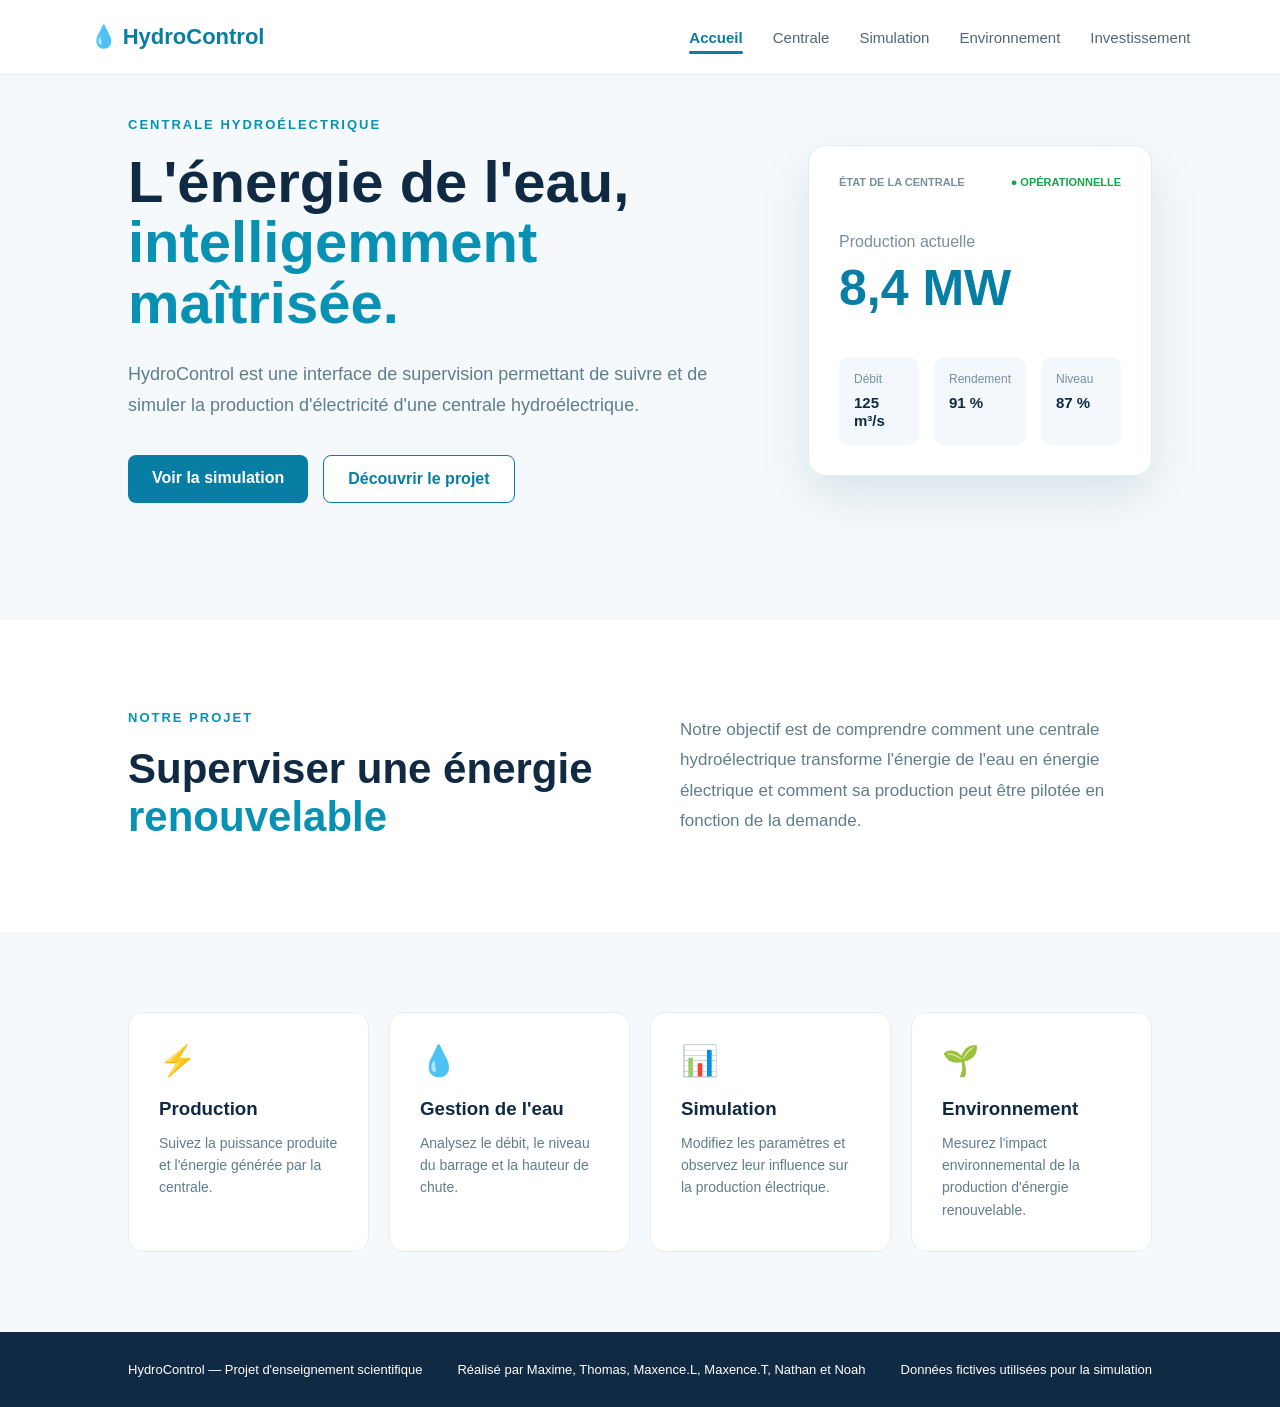
<file: index.html>
<!DOCTYPE html>

<html lang="fr">
<head>
    <meta charset="UTF-8">
    <meta name="viewport" content="width=device-width, initial-scale=1.0">
    <title>HydroControl</title>


<link rel="stylesheet" href="style.css">

</head>

<body>


<header>
    <div class="logo">
        💧 HydroControl
    </div>

    <nav>
    <a href="index.html"class="active">Accueil</a>
    <a href="centrale.html">Centrale</a>
    <a href="simulation.html" >Simulation</a>
    <a href="environnement.html">Environnement</a>
    <a href="investissement.html">Investissement</a>
</nav>

</header>


<main>

    <section class="hero">

        <div class="hero-text">
            <p class="surtitle">CENTRALE HYDROÉLECTRIQUE</p>

            <h1>
                L'énergie de l'eau,<br>
                <span>intelligemment maîtrisée.</span>
            </h1>

            <p class="description">
                HydroControl est une interface de supervision permettant
                de suivre et de simuler la production d'électricité
                d'une centrale hydroélectrique.
            </p>


            <div class="buttons">

                <a href="simulation.html" class="button-link">
                    Voir la simulation
                </a>

                <a href="centrale.html" class="button-link secondary">
                    Découvrir le projet
                </a>

            </div>

        </div>


        <div class="hero-card">

            <div class="card-header">
                <span>ÉTAT DE LA CENTRALE</span>
                <span class="status">
                    ● OPÉRATIONNELLE
                </span>
            </div>

            <div class="production">
                <p>Production actuelle</p>
                <h2 id="production">8,4 MW</h2>
            </div>

            <div class="stats">

                <div>
                    <p>Débit</p>
                    <strong>125 m³/s</strong>
                </div>

                <div>
                    <p>Rendement</p>
                    <strong>91 %</strong>
                </div>

                <div>
                    <p>Niveau</p>
                    <strong>87 %</strong>
                </div>

            </div>

        </div>

    </section>


    <section class="intro">

        <div>
            <p class="surtitle">NOTRE PROJET</p>

            <h2>
                Superviser une énergie
                <span>renouvelable</span>
            </h2>
        </div>

        <p>
            Notre objectif est de comprendre comment une centrale
            hydroélectrique transforme l'énergie de l'eau en énergie
            électrique et comment sa production peut être pilotée
            en fonction de la demande.
        </p>

    </section>


    <section class="features">

        <div class="feature-card">
            <div class="icon">⚡</div>
            <h3>Production</h3>
            <p>
                Suivez la puissance produite et l'énergie générée
                par la centrale.
            </p>
        </div>

        <div class="feature-card">
            <div class="icon">💧</div>
            <h3>Gestion de l'eau</h3>
            <p>
                Analysez le débit, le niveau du barrage et la
                hauteur de chute.
            </p>
        </div>

        <div class="feature-card">
            <div class="icon">📊</div>
            <h3>Simulation</h3>
            <p>
                Modifiez les paramètres et observez leur influence
                sur la production électrique.
            </p>
        </div>

        <div class="feature-card">
            <div class="icon">🌱</div>
            <h3>Environnement</h3>
            <p>
                Mesurez l'impact environnemental de la production
                d'énergie renouvelable.
            </p>
        </div>

    </section>

</main>


<footer>
    <p>HydroControl — Projet d'enseignement scientifique</p>
    <p>Réalisé par Maxime, Thomas, Maxence.L, Maxence.T, Nathan et Noah</p>
    <p>Données fictives utilisées pour la simulation</p>
</footer>


<script src="script.js"></script>


</body>
</html>
</file>
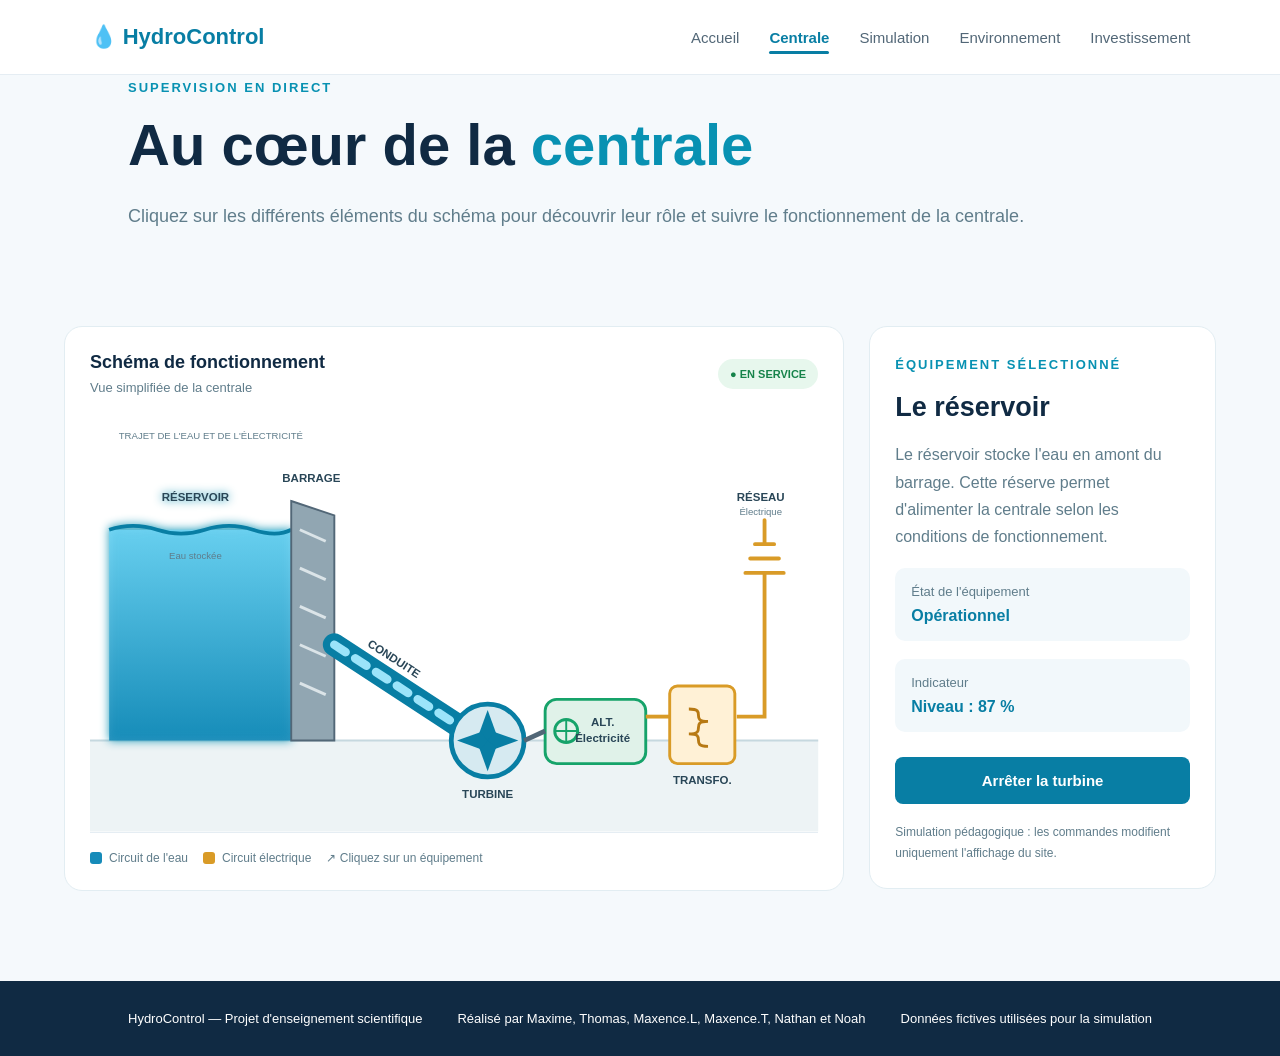
<file: centrale.html>
<!DOCTYPE html>
<html lang="fr">
<head>
    <meta charset="UTF-8">
    <meta name="viewport" content="width=device-width, initial-scale=1.0">
    <title>Centrale - HydroControl</title>
    <link rel="stylesheet" href="style.css">
</head>

<body>
<header>
    <div class="logo">💧 HydroControl</div>
    
<nav>
    <a href="index.html">Accueil</a>
    <a href="centrale.html" class="active">Centrale</a>
    <a href="simulation.html" >Simulation</a>
    <a href="environnement.html">Environnement</a>
    <a href="investissement.html">Investissement</a>
</nav>


</header>

<main>
    <section class="simulation-header">
        <p class="surtitle">SUPERVISION EN DIRECT</p>
        <h1>Au cœur de la <span>centrale</span></h1>
        <p class="description">
            Cliquez sur les différents éléments du schéma pour
            découvrir leur rôle et suivre le fonctionnement de la centrale.
        </p>
    </section>

    <section class="plant-layout">

        <div class="plant-panel">
            <div class="plant-panel-heading">
                <div>
                    <strong>Schéma de fonctionnement</strong>
                    <p>Vue simplifiée de la centrale</p>
                </div>
                <span class="plant-status" id="plantStatus">
                    ● EN SERVICE
                </span>
            </div>

            <svg class="plant-svg" viewBox="0 0 760 440"
                 role="group" aria-label="Schéma interactif d'une centrale hydroélectrique">

                <defs>
                    <linearGradient id="waterGradient" x1="0" y1="0" x2="0" y2="1">
                        <stop offset="0%" stop-color="#70d5f5"/>
                        <stop offset="100%" stop-color="#168bb9"/>
                    </linearGradient>
                </defs>

                <!-- Fond -->
                <path d="M0 345 L760 345 L760 440 L0 440 Z"
                      fill="#edf3f5"/>
                <path d="M0 345 L760 345"
                      stroke="#c6d8df" stroke-width="2"/>

                <!-- Réservoir -->
                <g class="plant-part selected" tabindex="0" role="button"
                   aria-label="Réservoir" data-part="reservoir">
                    <path d="M20 125 L210 125 L210 345 L20 345 Z"
                          fill="url(#waterGradient)" opacity="0.9"/>
                    <path d="M20 125 Q45 117 70 125 T120 125 T170 125 T210 125"
                          fill="none" stroke="#087ea4" stroke-width="4"/>
                    <text x="110" y="95" text-anchor="middle">RÉSERVOIR</text>
                    <text x="110" y="155" text-anchor="middle" class="svg-small">Eau stockée</text>
                </g>

                <!-- Barrage -->
                <g class="plant-part" tabindex="0" role="button"
                   aria-label="Barrage" data-part="dam">
                    <path d="M210 95 L255 110 L255 345 L210 345 Z"
                          fill="#91a6b2" stroke="#526777" stroke-width="2"/>
                    <path d="M219 125 L246 137 M219 165 L246 177
                             M219 205 L246 217 M219 245 L246 257
                             M219 285 L246 297"
                          stroke="#dbe4e8" stroke-width="3"/>
                    <text x="231" y="75" text-anchor="middle">BARRAGE</text>
                </g>

                <!-- Conduite forcée -->
                <g class="plant-part" tabindex="0" role="button"
                   aria-label="Conduite forcée" data-part="pipe">
                    <path d="M255 245 L385 330"
                          fill="none" stroke="#087ea4" stroke-width="24"
                          stroke-linecap="round"/>
                    <path d="M255 245 L385 330"
                          fill="none" stroke="#9be4fa" stroke-width="9"
                          stroke-linecap="round" stroke-dasharray="14 12"
                          class="water-flow"/>
                    <text x="315" y="263" text-anchor="middle"
                          transform="rotate(33 315 263)">CONDUITE</text>
                </g>

                <!-- Turbine -->
                <g class="plant-part" tabindex="0" role="button"
                   aria-label="Turbine" data-part="turbine">
                    <circle cx="415" cy="345" r="38"
                            fill="#d6eaf1" stroke="#087ea4" stroke-width="5"/>
                    <circle cx="415" cy="345" r="10" fill="#087ea4"/>
                    <g class="turbine-blades">
                        <path d="M415 313 L424 338 L415 345 L406 338 Z"
                              fill="#087ea4"/>
                        <path d="M447 345 L422 354 L415 345 L422 336 Z"
                              fill="#087ea4"/>
                        <path d="M415 377 L406 352 L415 345 L424 352 Z"
                              fill="#087ea4"/>
                        <path d="M383 345 L408 336 L415 345 L408 354 Z"
                              fill="#087ea4"/>
                    </g>
                    <text x="415" y="405" text-anchor="middle">TURBINE</text>
                </g>

                <!-- Alternateur -->
                <g class="plant-part" tabindex="0" role="button"
                   aria-label="Alternateur" data-part="generator">
                    <rect x="475" y="302" width="105" height="67"
                          rx="12" fill="#e0f2e9" stroke="#16a36a" stroke-width="3"/>
                    <circle cx="497" cy="335" r="12"
                            fill="none" stroke="#16a36a" stroke-width="3"/>
                    <path d="M497 323 L497 347 M485 335 L509 335"
                          stroke="#16a36a" stroke-width="2"/>
                    <text x="535" y="330" text-anchor="middle"
                          font-size="12">ALT.</text>
                    <text x="535" y="347" text-anchor="middle"
                          font-size="11">Électricité</text>
                    <path d="M453 345 L475 335"
                          stroke="#526777" stroke-width="5"/>
                </g>

                <!-- Transformateur -->
                <g class="plant-part" tabindex="0" role="button"
                   aria-label="Transformateur" data-part="transformer">
                    <rect x="605" y="288" width="68" height="81"
                          rx="8" fill="#fff1d6" stroke="#d99b27" stroke-width="3"/>
                    <path d="M625 312 C645 312 625 325 645 325
                             C625 325 645 338 625 338
                             C645 338 625 351 645 351"
                          fill="none" stroke="#b77913" stroke-width="3"/>
                    <text x="639" y="390" text-anchor="middle">TRANSFO.</text>
                </g>

                <!-- Réseau électrique -->
                <g class="plant-part" tabindex="0" role="button"
                   aria-label="Réseau électrique" data-part="grid">
                    <path d="M580 320 L605 320"
                          stroke="#d99b27" stroke-width="4"/>
                    <path d="M675 320 L704 320 L704 170"
                          fill="none" stroke="#d99b27" stroke-width="4"/>
                    <path d="M684 170 L724 170 M689 155 L719 155
                             M694 140 L714 140 M704 140 L704 115"
                          stroke="#d99b27" stroke-width="4"
                          fill="none" stroke-linecap="round"/>
                    <text x="700" y="95" text-anchor="middle">RÉSEAU</text>
                    <text x="700" y="110" text-anchor="middle"
                          class="svg-small">Électrique</text>
                </g>

                <!-- Légende du trajet -->
                <text x="30" y="30" class="svg-small">
                    TRAJET DE L'EAU ET DE L'ÉLECTRICITÉ
                </text>
            </svg>

            <div class="plant-legend">
                <span><i class="legend-water"></i> Circuit de l'eau</span>
                <span><i class="legend-electric"></i> Circuit électrique</span>
                <span>↗ Cliquez sur un équipement</span>
            </div>
        </div>

        <!-- Informations interactives -->
        <aside class="plant-info">
            <p class="surtitle">ÉQUIPEMENT SÉLECTIONNÉ</p>
            <h2 id="partTitle">Le réservoir</h2>
            <p id="partDescription">
                Le réservoir stocke l'eau et permet de disposer
                d'une réserve pour alimenter la centrale.
            </p>

            <div class="plant-reading">
                <span>État de l'équipement</span>
                <strong id="partState">Opérationnel</strong>
            </div>

            <div class="plant-reading">
                <span>Indicateur</span>
                <strong id="partValue">Niveau : 87 %</strong>
            </div>

            <button id="turbineButton" type="button">
                Arrêter la turbine
            </button>

            <p class="plant-hint">
                Simulation pédagogique : les commandes modifient
                uniquement l'affichage du site.
            </p>
        </aside>
    </section>
</main>

<footer>
    <p>HydroControl — Projet d'enseignement scientifique</p>
    <p>Réalisé par Maxime, Thomas, Maxence.L, Maxence.T, Nathan et Noah</p>
    <p>Données fictives utilisées pour la simulation</p>
</footer>

<script src="script.js"></script>
</body>
</html>
</file>
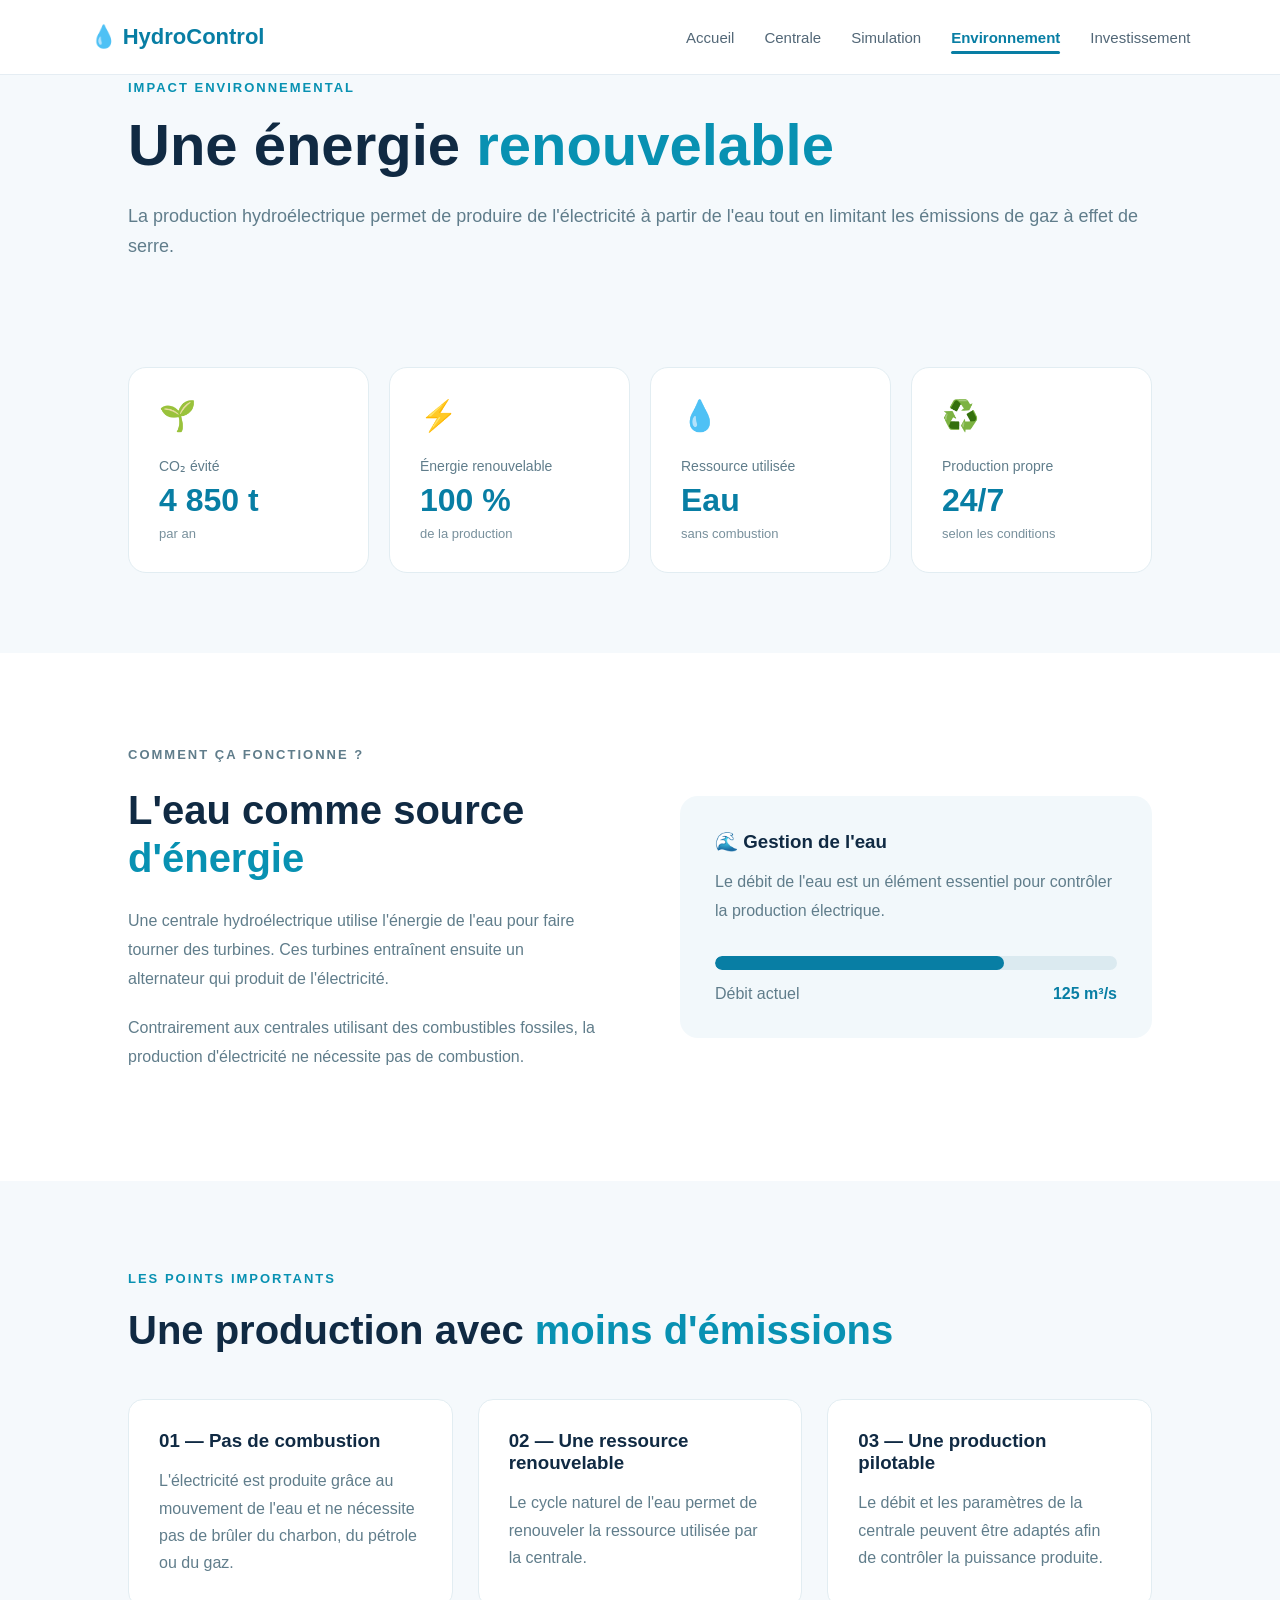
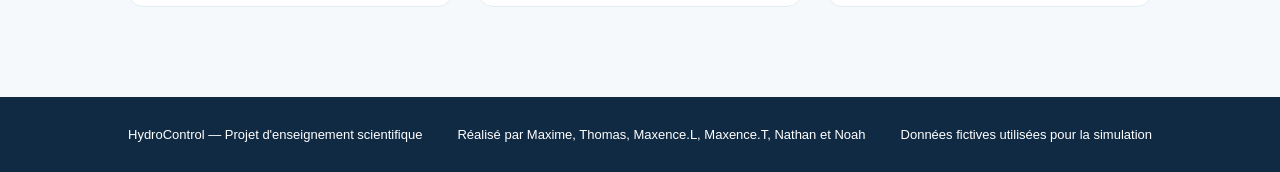
<file: environnement.html>
<!DOCTYPE html>

<html lang="fr">

<head>
    <meta charset="UTF-8">
    <meta name="viewport" content="width=device-width, initial-scale=1.0">


<title>Environnement - HydroControl</title>

<link rel="stylesheet" href="style.css">


</head>

<body>


<header>

    <div class="logo">
        💧 HydroControl
    </div>

    <nav>
    <a href="index.html">Accueil</a>
    <a href="centrale.html">Centrale</a>
    <a href="simulation.html" >Simulation</a>
    <a href="environnement.html"class="active">Environnement</a>
    <a href="investissement.html">Investissement</a>
</nav>


</header>

<main>

    <section class="simulation-header">

        <p class="surtitle">IMPACT ENVIRONNEMENTAL</p>

        <h1>
            Une énergie
            <span>renouvelable</span>
        </h1>

        <p class="description">
            La production hydroélectrique permet de produire de
            l'électricité à partir de l'eau tout en limitant les
            émissions de gaz à effet de serre.
        </p>

    </section>


    <section class="environment-stats">

        <div class="environment-card">

            <div class="environment-icon">🌱</div>

            <p>CO₂ évité</p>

            <h2>4 850 t</h2>

            <span>par an</span>

        </div>


        <div class="environment-card">

            <div class="environment-icon">⚡</div>

            <p>Énergie renouvelable</p>

            <h2>100 %</h2>

            <span>de la production</span>

        </div>


        <div class="environment-card">

            <div class="environment-icon">💧</div>

            <p>Ressource utilisée</p>

            <h2>Eau</h2>

            <span>sans combustion</span>

        </div>


        <div class="environment-card">

            <div class="environment-icon">♻️</div>

            <p>Production propre</p>

            <h2>24/7</h2>

            <span>selon les conditions</span>

        </div>

    </section>


    <section class="environment-content">

        <div>

            <p class="surtitle">COMMENT ÇA FONCTIONNE ?</p>

            <h2>
                L'eau comme source
                <span>d'énergie</span>
            </h2>

            <p>
                Une centrale hydroélectrique utilise l'énergie
                de l'eau pour faire tourner des turbines.
                Ces turbines entraînent ensuite un alternateur
                qui produit de l'électricité.
            </p>

            <p>
                Contrairement aux centrales utilisant des
                combustibles fossiles, la production d'électricité
                ne nécessite pas de combustion.
            </p>

        </div>


        <div class="environment-box">

            <h3>🌊 Gestion de l'eau</h3>

            <p>
                Le débit de l'eau est un élément essentiel
                pour contrôler la production électrique.
            </p>

            <div class="water-bar">

                <div class="water-level"></div>

            </div>

            <div class="water-info">

                <span>Débit actuel</span>

                <strong>125 m³/s</strong>

            </div>

        </div>

    </section>


    <section class="environment-impact">

        <p class="surtitle">LES POINTS IMPORTANTS</p>

        <h2>
            Une production avec
            <span>moins d'émissions</span>
        </h2>

        <div class="impact-grid">

            <div>
                <h3>01 — Pas de combustion</h3>

                <p>
                    L'électricité est produite grâce au mouvement
                    de l'eau et ne nécessite pas de brûler du charbon,
                    du pétrole ou du gaz.
                </p>
            </div>


            <div>
                <h3>02 — Une ressource renouvelable</h3>

                <p>
                    Le cycle naturel de l'eau permet de renouveler
                    la ressource utilisée par la centrale.
                </p>
            </div>


            <div>
                <h3>03 — Une production pilotable</h3>

                <p>
                    Le débit et les paramètres de la centrale
                    peuvent être adaptés afin de contrôler
                    la puissance produite.
                </p>
            </div>

        </div>

    </section>

</main>


<footer>

    <p>
        HydroControl — Projet d'enseignement scientifique
    
    </p>
    <p>Réalisé par Maxime, Thomas, Maxence.L, Maxence.T, Nathan et Noah</p>
    <p>
        Données fictives utilisées pour la simulation
    </p>

</footer>


</body>

</html>
</file>
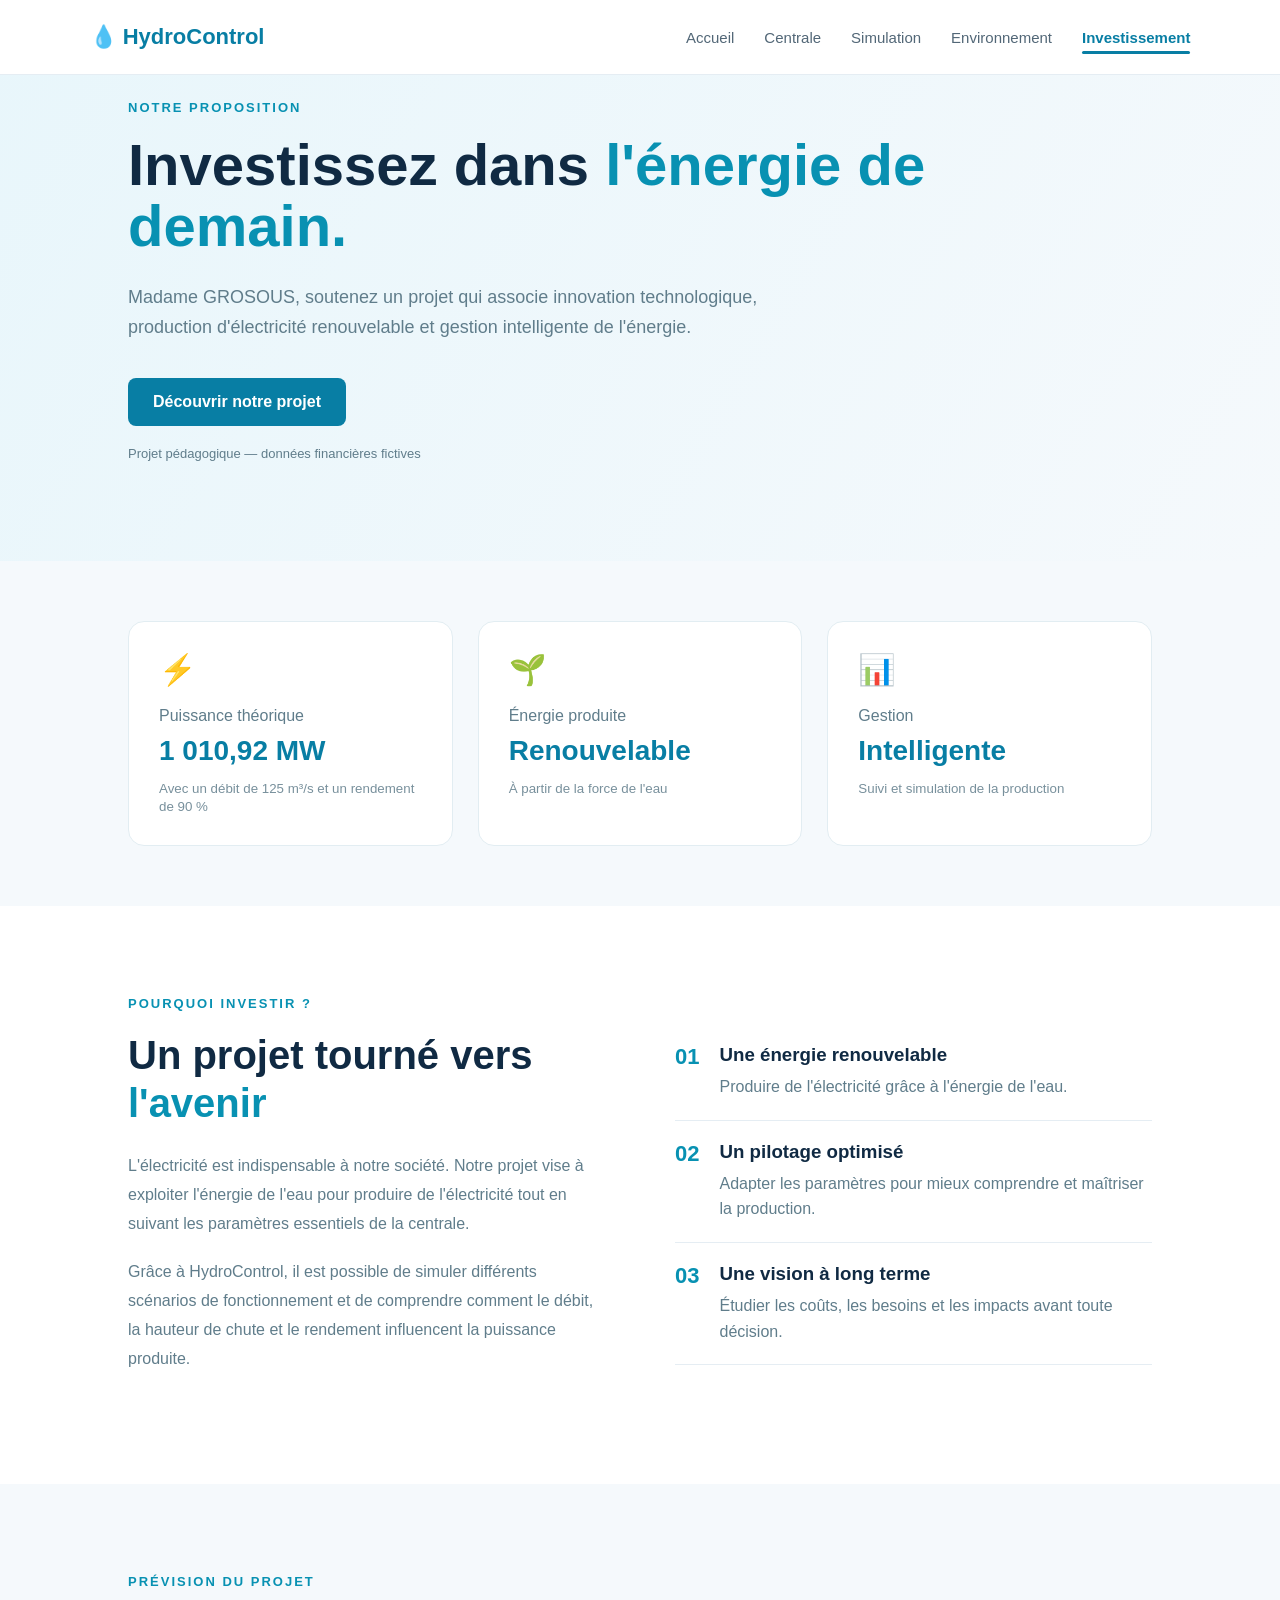
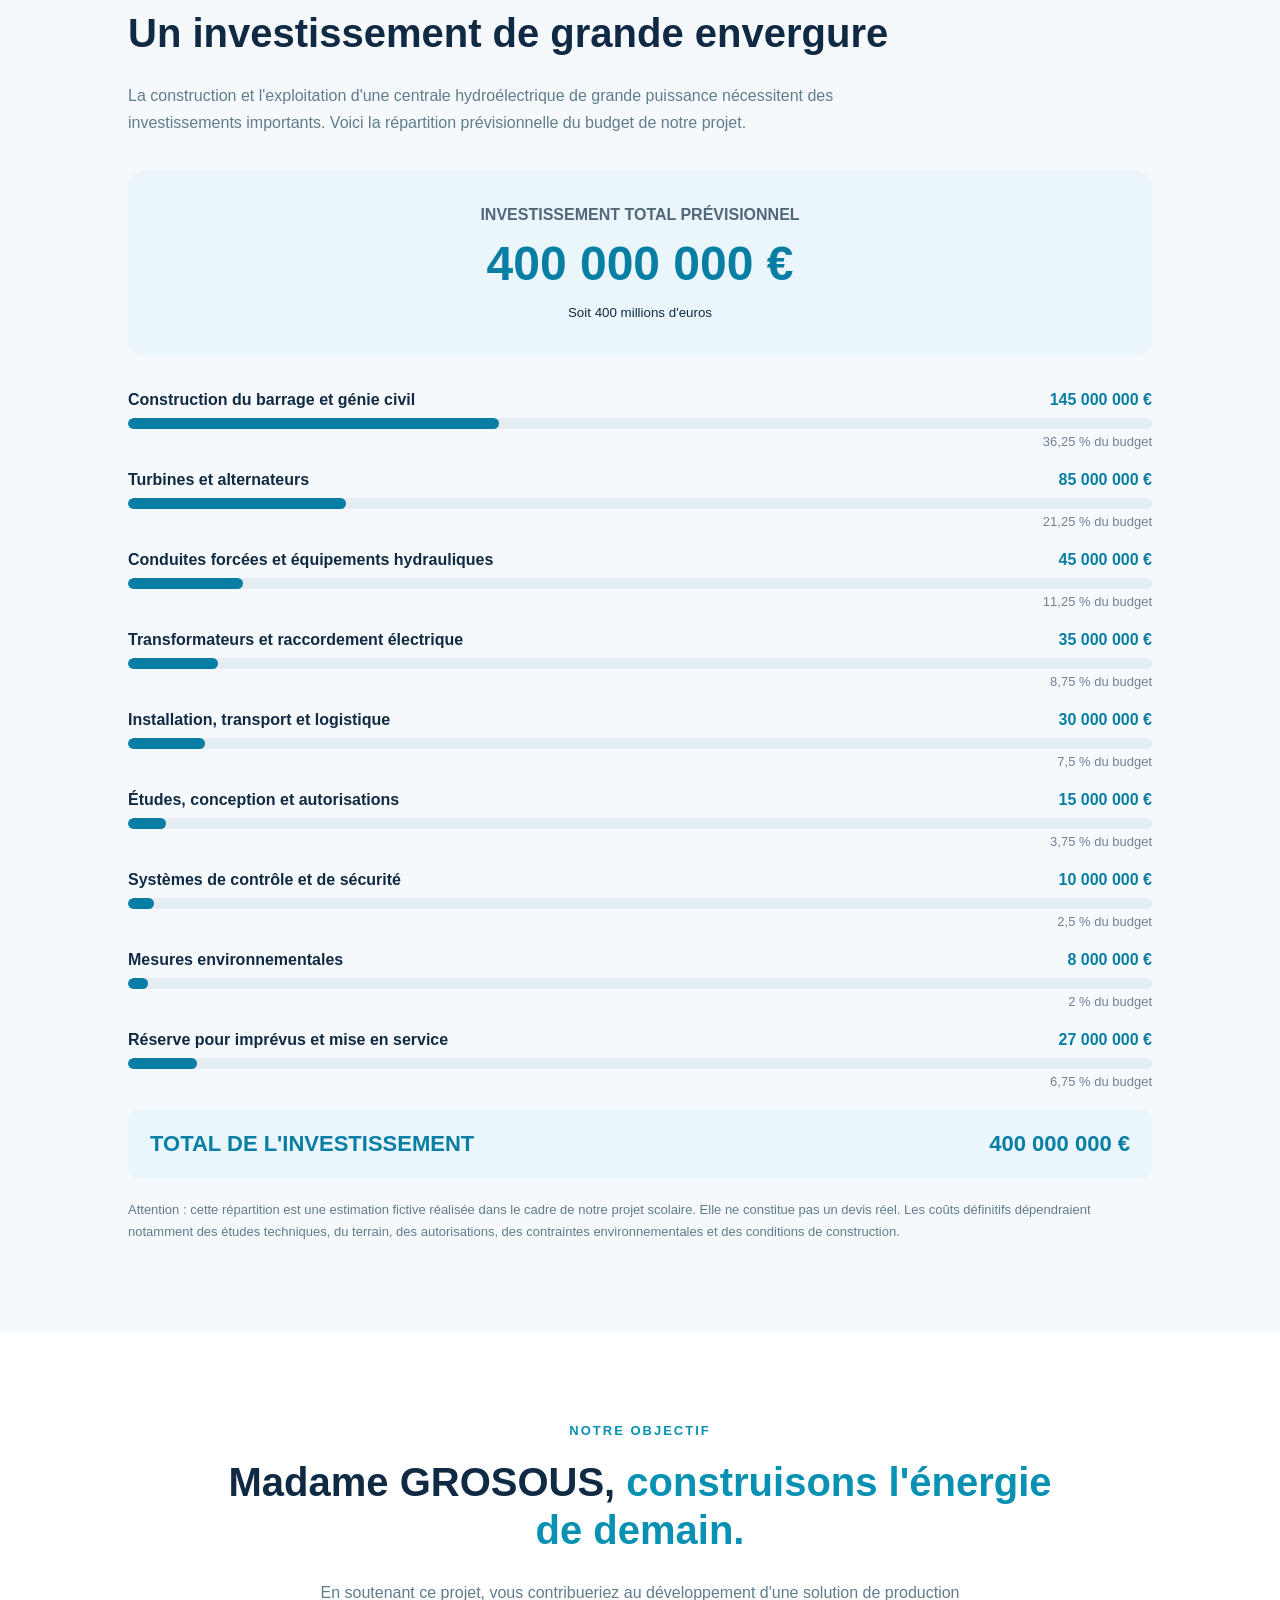
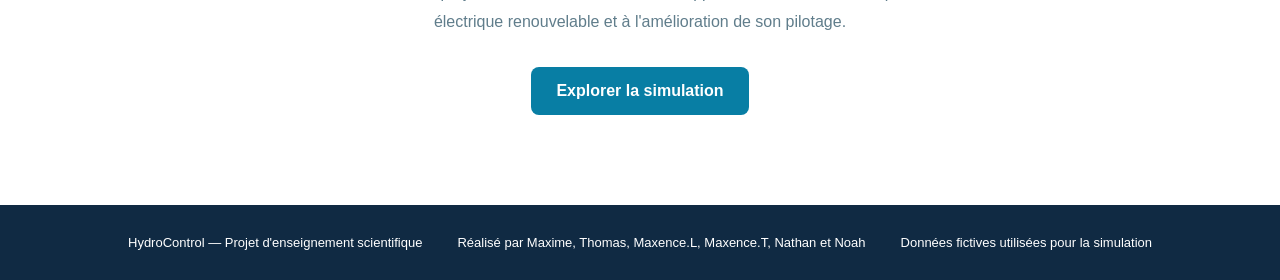
<file: investissement.html>
<!DOCTYPE html>
<html lang="fr">

<head>
    <meta charset="UTF-8">
    <meta name="viewport" content="width=device-width, initial-scale=1.0">

    <title>Investissement - HydroControl</title>

    <link rel="stylesheet" href="style.css">

    <style>
        /* Nouveau budget */

        .budget-total-display {
            text-align: center;
            margin: 35px auto;
            padding: 35px 20px;
            background: #eaf6fb;
            border-radius: 16px;
        }

        .budget-total-display p {
            color: #526777;
            font-weight: 600;
        }

        .budget-total-display h3 {
            font-size: clamp(30px, 5vw, 48px);
            color: #087ea4;
            margin: 12px 0;
        }

        .budget-breakdown {
            display: flex;
            flex-direction: column;
            gap: 22px;
            margin-top: 35px;
        }

        .budget-item {
            width: 100%;
        }

        .budget-item-header {
            display: flex;
            justify-content: space-between;
            align-items: center;
            gap: 15px;
            margin-bottom: 9px;
        }

        .budget-item-header span {
            font-weight: 600;
            color: #102a43;
        }

        .budget-item-header strong {
            color: #087ea4;
            white-space: nowrap;
        }

        .budget-progress {
            height: 11px;
            background: #e5edf3;
            border-radius: 20px;
            overflow: hidden;
        }

        .budget-progress div {
            height: 100%;
            background: #087ea4;
            border-radius: 20px;
        }

        .budget-percent {
            display: block;
            text-align: right;
            margin-top: 5px;
            color: #718096;
            font-size: 13px;
        }

        .budget-final {
            margin-top: 20px;
            padding: 22px;
            background: #eaf6fb;
            border-radius: 12px;
            display: flex;
            justify-content: space-between;
            align-items: center;
            gap: 15px;
        }

        .budget-final strong {
            color: #087ea4;
            font-size: 22px;
        }

        @media (max-width: 600px) {
            .budget-item-header {
                align-items: flex-start;
                flex-direction: column;
                gap: 5px;
            }

            .budget-final {
                flex-direction: column;
                align-items: flex-start;
            }
        }
    </style>

</head>

<body>

<header>

    <div class="logo">💧 HydroControl</div>

    <nav>
        <a href="index.html">Accueil</a>
        <a href="centrale.html">Centrale</a>
        <a href="simulation.html">Simulation</a>
        <a href="environnement.html">Environnement</a>
        <a href="investissement.html" class="active">Investissement</a>
    </nav>

</header>


<main>

    <!-- INTRODUCTION -->

    <section class="investment-hero">

        <p class="surtitle">NOTRE PROPOSITION</p>

        <h1>
            Investissez dans
            <span>l'énergie de demain.</span>
        </h1>

        <p class="description">
            Madame GROSOUS, soutenez un projet qui associe
            innovation technologique, production d'électricité
            renouvelable et gestion intelligente de l'énergie.
        </p>

        <a href="#projet" class="investment-button">
            Découvrir notre projet
        </a>

        <p class="investment-note">
            Projet pédagogique — données financières fictives
        </p>

    </section>


    <!-- INDICATEURS -->

    <section class="investment-stats" id="projet">

        <div class="investment-card">
            <span>⚡</span>
            <p>Puissance théorique</p>
            <h2>1 010,92 MW</h2>
            <small>Avec un débit de 125 m³/s et un rendement de 90 %</small>
        </div>

        <div class="investment-card">
            <span>🌱</span>
            <p>Énergie produite</p>
            <h2>Renouvelable</h2>
            <small>À partir de la force de l'eau</small>
        </div>

        <div class="investment-card">
            <span>📊</span>
            <p>Gestion</p>
            <h2>Intelligente</h2>
            <small>Suivi et simulation de la production</small>
        </div>

    </section>


    <!-- PRESENTATION -->

    <section class="investment-presentation">

        <div>

            <p class="surtitle">POURQUOI INVESTIR ?</p>

            <h2>
                Un projet tourné vers
                <span>l'avenir</span>
            </h2>

            <p>
                L'électricité est indispensable à notre société.
                Notre projet vise à exploiter l'énergie de l'eau
                pour produire de l'électricité tout en suivant
                les paramètres essentiels de la centrale.
            </p>

            <p>
                Grâce à HydroControl, il est possible de simuler
                différents scénarios de fonctionnement et de
                comprendre comment le débit, la hauteur de chute
                et le rendement influencent la puissance produite.
            </p>

        </div>


        <div class="investment-benefits">

            <div>
                <span>01</span>
                <div>
                    <h3>Une énergie renouvelable</h3>
                    <p>Produire de l'électricité grâce à l'énergie de l'eau.</p>
                </div>
            </div>

            <div>
                <span>02</span>
                <div>
                    <h3>Un pilotage optimisé</h3>
                    <p>Adapter les paramètres pour mieux comprendre et maîtriser la production.</p>
                </div>
            </div>

            <div>
                <span>03</span>
                <div>
                    <h3>Une vision à long terme</h3>
                    <p>Étudier les coûts, les besoins et les impacts avant toute décision.</p>
                </div>
            </div>

        </div>

    </section>


    <!-- NOUVEAU BUDGET -->

    <section class="investment-budget">

        <p class="surtitle">PRÉVISION DU PROJET</p>

        <h2>Un investissement de grande envergure</h2>

        <p class="budget-description">
            La construction et l'exploitation d'une centrale
            hydroélectrique de grande puissance nécessitent
            des investissements importants. Voici la répartition
            prévisionnelle du budget de notre projet.
        </p>


        <div class="budget-total-display">

            <p>INVESTISSEMENT TOTAL PRÉVISIONNEL</p>

            <h3>400 000 000 €</h3>

            <small>Soit 400 millions d'euros</small>

        </div>


        <div class="budget-breakdown">


            <!-- 1 -->

            <div class="budget-item">

                <div class="budget-item-header">
                    <span>Construction du barrage et génie civil</span>
                    <strong>145 000 000 €</strong>
                </div>

                <div class="budget-progress">
                    <div style="width: 36.25%;"></div>
                </div>

                <small class="budget-percent">36,25 % du budget</small>

            </div>


            <!-- 2 -->

            <div class="budget-item">

                <div class="budget-item-header">
                    <span>Turbines et alternateurs</span>
                    <strong>85 000 000 €</strong>
                </div>

                <div class="budget-progress">
                    <div style="width: 21.25%;"></div>
                </div>

                <small class="budget-percent">21,25 % du budget</small>

            </div>


            <!-- 3 -->

            <div class="budget-item">

                <div class="budget-item-header">
                    <span>Conduites forcées et équipements hydrauliques</span>
                    <strong>45 000 000 €</strong>
                </div>

                <div class="budget-progress">
                    <div style="width: 11.25%;"></div>
                </div>

                <small class="budget-percent">11,25 % du budget</small>

            </div>


            <!-- 4 -->

            <div class="budget-item">

                <div class="budget-item-header">
                    <span>Transformateurs et raccordement électrique</span>
                    <strong>35 000 000 €</strong>
                </div>

                <div class="budget-progress">
                    <div style="width: 8.75%;"></div>
                </div>

                <small class="budget-percent">8,75 % du budget</small>

            </div>


            <!-- 5 -->

            <div class="budget-item">

                <div class="budget-item-header">
                    <span>Installation, transport et logistique</span>
                    <strong>30 000 000 €</strong>
                </div>

                <div class="budget-progress">
                    <div style="width: 7.5%;"></div>
                </div>

                <small class="budget-percent">7,5 % du budget</small>

            </div>


            <!-- 6 -->

            <div class="budget-item">

                <div class="budget-item-header">
                    <span>Études, conception et autorisations</span>
                    <strong>15 000 000 €</strong>
                </div>

                <div class="budget-progress">
                    <div style="width: 3.75%;"></div>
                </div>

                <small class="budget-percent">3,75 % du budget</small>

            </div>


            <!-- 7 -->

            <div class="budget-item">

                <div class="budget-item-header">
                    <span>Systèmes de contrôle et de sécurité</span>
                    <strong>10 000 000 €</strong>
                </div>

                <div class="budget-progress">
                    <div style="width: 2.5%;"></div>
                </div>

                <small class="budget-percent">2,5 % du budget</small>

            </div>


            <!-- 8 -->

            <div class="budget-item">

                <div class="budget-item-header">
                    <span>Mesures environnementales</span>
                    <strong>8 000 000 €</strong>
                </div>

                <div class="budget-progress">
                    <div style="width: 2%;"></div>
                </div>

                <small class="budget-percent">2 % du budget</small>

            </div>


            <!-- 9 -->

            <div class="budget-item">

                <div class="budget-item-header">
                    <span>Réserve pour imprévus et mise en service</span>
                    <strong>27 000 000 €</strong>
                </div>

                <div class="budget-progress">
                    <div style="width: 6.75%;"></div>
                </div>

                <small class="budget-percent">6,75 % du budget</small>

            </div>


        </div>


        <div class="budget-final">

            <span>
                <strong>TOTAL DE L'INVESTISSEMENT</strong>
            </span>

            <strong>400 000 000 €</strong>

        </div>


        <p class="budget-warning">

            Attention : cette répartition est une estimation
            fictive réalisée dans le cadre de notre projet scolaire.
            Elle ne constitue pas un devis réel. Les coûts définitifs
            dépendraient notamment des études techniques, du terrain,
            des autorisations, des contraintes environnementales
            et des conditions de construction.

        </p>

    </section>


    <!-- CONCLUSION -->

    <section class="investment-conclusion">

        <p class="surtitle">NOTRE OBJECTIF</p>

        <h2>
            Madame GROSOUS,
            <span>construisons l'énergie de demain.</span>
        </h2>

        <p>
            En soutenant ce projet, vous contribueriez au
            développement d'une solution de production électrique
            renouvelable et à l'amélioration de son pilotage.
        </p>

        <a class="investment-button"
           href="simulation.html">

            Explorer la simulation

        </a>

    </section>

</main>


<footer>

    <p>HydroControl — Projet d'enseignement scientifique</p>
    <p>Réalisé par Maxime, Thomas, Maxence.L, Maxence.T, Nathan et Noah</p>
    <p>Données fictives utilisées pour la simulation</p>

</footer>


</body>
</html>
</file>
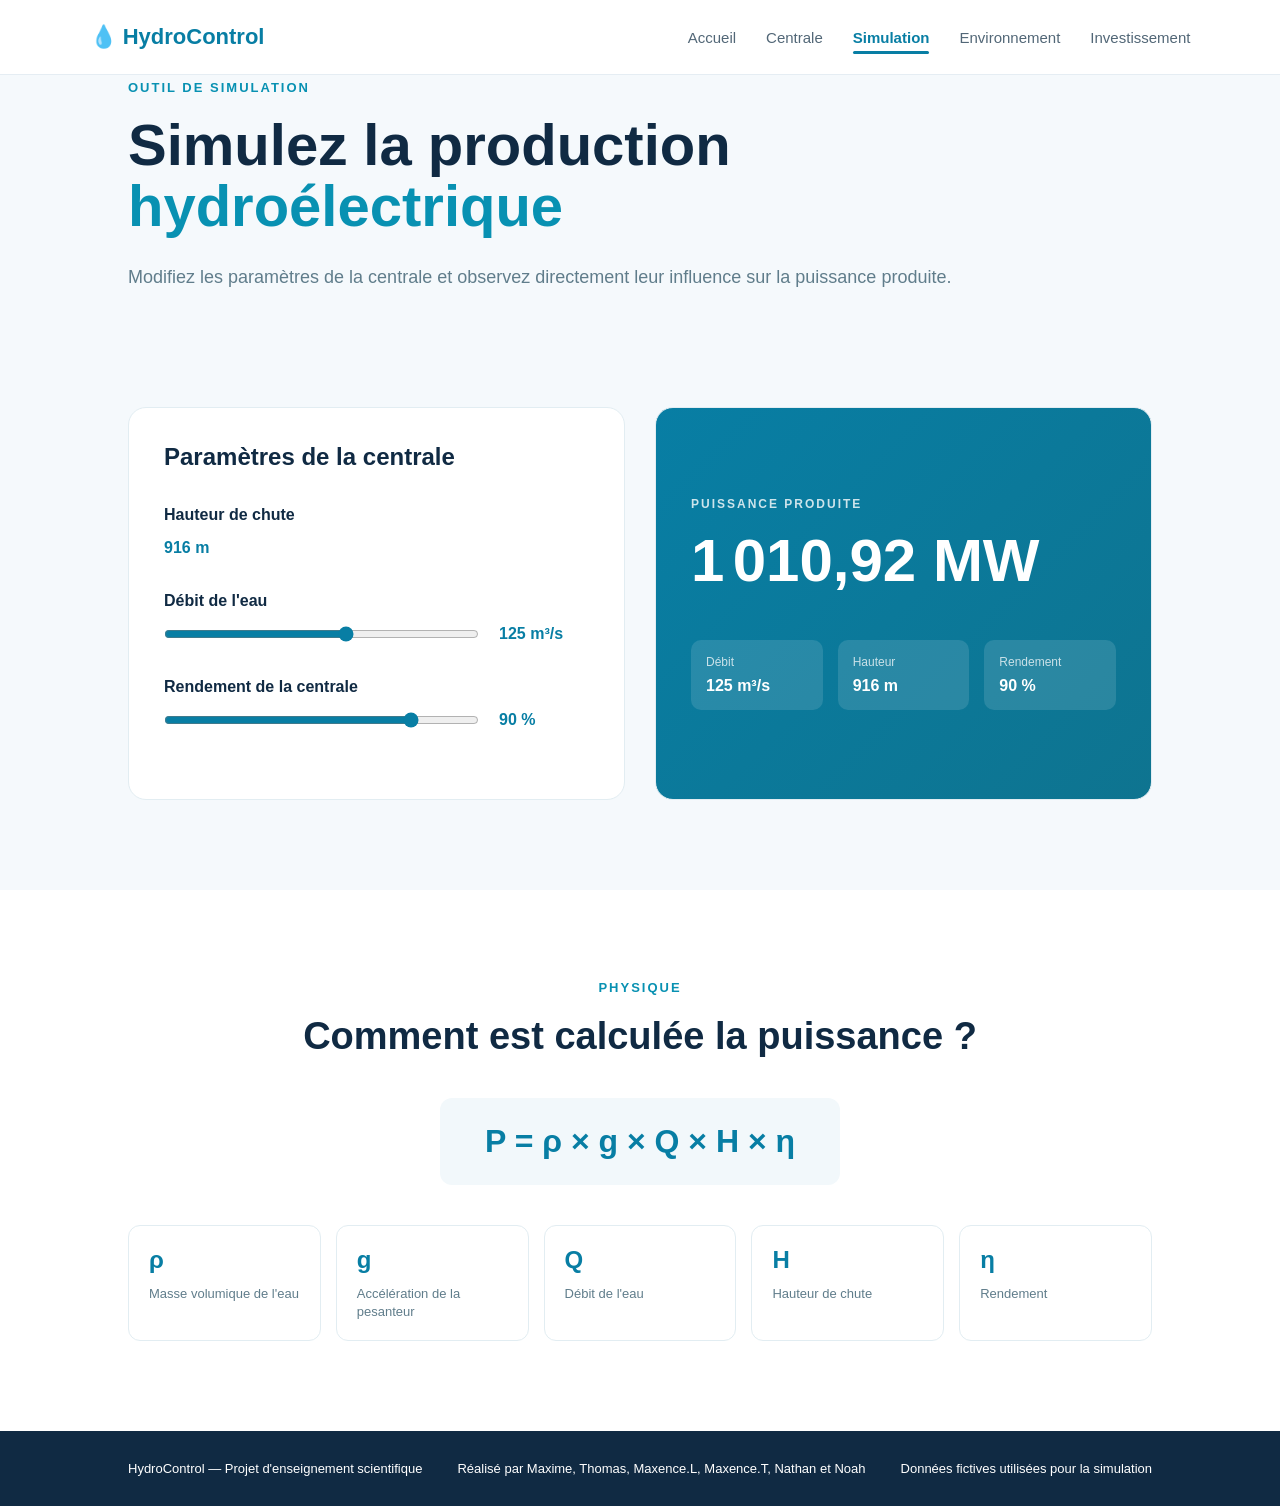
<file: simulation.html>
<!DOCTYPE html>

<html lang="fr">

<head>
    <meta charset="UTF-8">
    <meta name="viewport" content="width=device-width, initial-scale=1.0">


<title>Simulation - HydroControl</title>

<link rel="stylesheet" href="style.css">


</head>

<body>


<header>

    <div class="logo">
        💧 HydroControl
    </div>

    <nav>
    <a href="index.html">Accueil</a>
    <a href="centrale.html">Centrale</a>
    <a href="simulation.html" class="active">Simulation</a>
    <a href="environnement.html">Environnement</a>
    <a href="investissement.html">Investissement</a>
</nav>


</header>


<main>

    <section class="simulation-header">

        <p class="surtitle">OUTIL DE SIMULATION</p>

        <h1>
            Simulez la production
            <span>hydroélectrique</span>
        </h1>

        <p class="description">
            Modifiez les paramètres de la centrale et observez
            directement leur influence sur la puissance produite.
        </p>

    </section>


    <section class="simulation-container">

<div class="parameters">

    <h2>Paramètres de la centrale</h2>
<!-- Hauteur de chute fixe -->
    <div class="parameter">
        <label>Hauteur de chute</label>

        <div class="input-line">
            <strong>916 m</strong>
            <span class="fixed-value"></span>
        </div>
    </div>
    <!-- Débit d'eau réglable -->
    <div class="parameter">
        <label for="debit">Débit de l'eau</label>

        <div class="input-line">
            <input
                type="range"
                id="debit"
                min="20"
                max="200"
                value="125"
                step="1"
            >

            <strong>
                <span id="debitValeur">125</span> m³/s
            </strong>
        </div>
    </div>

    

    <!-- Rendement réglable -->
    <div class="parameter">
        <label for="rendement">Rendement de la centrale</label>

        <div class="input-line">
            <input
                type="range"
                id="rendement"
                min="50"
                max="100"
                value="90"
                step="1"
            >

            <strong>
                <span id="rendementValeur">90</span> %
            </strong>
        </div>
    </div>

</div>



        <div class="result">

            <p>PUISSANCE PRODUITE</p>

            <h2 id="puissance">
                0 MW
            </h2>

            <div class="result-info">

                <div>
                    <span>Débit</span>
                    <strong id="resultDebit">125 m³/s</strong>
                </div>

                <div>
                    <span>Hauteur</span>
                    <strong id="resultHauteur">50 m</strong>
                </div>

                <div>
                    <span>Rendement</span>
                    <strong id="resultRendement">90 %</strong>
                </div>

            </div>

        </div>

    </section>


    <section class="formula-section">

        <p class="surtitle">PHYSIQUE</p>

        <h2>
            Comment est calculée la puissance ?
        </h2>

        <div class="formula">
            P = ρ × g × Q × H × η
        </div>

        <div class="formula-explanation">

            <div>
                <strong>ρ</strong>
                <span>Masse volumique de l'eau</span>
            </div>

            <div>
                <strong>g</strong>
                <span>Accélération de la pesanteur</span>
            </div>

            <div>
                <strong>Q</strong>
                <span>Débit de l'eau</span>
            </div>

            <div>
                <strong>H</strong>
                <span>Hauteur de chute</span>
            </div>

            <div>
                <strong>η</strong>
                <span>Rendement</span>
            </div>

        </div>

    </section>

</main>


<footer>

    <p>
        HydroControl — Projet d'enseignement scientifique
    </p>
    <p>Réalisé par Maxime, Thomas, Maxence.L, Maxence.T, Nathan et Noah</p>
    <p>
        Données fictives utilisées pour la simulation
    </p>

</footer>


<script src="script.js"></script>


</body>

</html>
</file>
<file: style.css>
* {
  margin: 0;
  padding: 0;
  box-sizing: border-box;
  }

body {
font-family: Arial, Helvetica, sans-serif;
background: #f5f9fc;
color: #102a43;
}

/* =========================
HEADER
========================= */

header {
height: 75px;
background: white;
display: flex;
align-items: center;
justify-content: space-between;
padding: 0 7%;
border-bottom: 1px solid #e5edf3;
}

.logo {
font-size: 22px;
font-weight: bold;
color: #087ea4;
}

nav {
display: flex;
gap: 30px;
}

nav a {
text-decoration: none;
color: #526777;
font-size: 15px;
transition: 0.2s;
}

nav a:hover {
color: #087ea4;
}

/* =========================
HERO
========================= */

.hero {
min-height: 620px;
display: flex;
align-items: center;
justify-content: space-between;
gap: 80px;
padding: 80px 10%;
}

.hero-text {
max-width: 600px;
}

.surtitle {
color: #0891b2;
font-size: 13px;
font-weight: bold;
letter-spacing: 2px;
margin-bottom: 20px;
}

h1 {
font-size: 58px;
line-height: 1.05;
margin-bottom: 25px;
}

h1 span,
h2 span {
color: #0891b2;
}

.description {
color: #607d8b;
font-size: 18px;
line-height: 1.7;
margin-bottom: 35px;
}

/* =========================
BUTTONS
========================= */

.buttons {
display: flex;
gap: 15px;
}

button {
border: none;
background: #087ea4;
color: white;
padding: 15px 25px;
border-radius: 8px;
font-size: 15px;
font-weight: bold;
cursor: pointer;
transition: 0.2s;
}

button:hover {
background: #066782;
transform: translateY(-2px);
}

button.secondary {
background: white;
color: #087ea4;
border: 1px solid #b8d9e5;
}

/* =========================
CARD CENTRALE
========================= */

.hero-card {
width: 430px;
background: white;
padding: 30px;
border-radius: 18px;
box-shadow: 0 20px 50px rgba(20, 80, 100, 0.12);
border: 1px solid #e2edf2;
}

.card-header {
display: flex;
justify-content: space-between;
font-size: 11px;
font-weight: bold;
color: #78909c;
}

.status {
color: #16a34a;
}

.production {
margin-top: 45px;
margin-bottom: 40px;
}

.production p {
color: #78909c;
margin-bottom: 8px;
}

.production h2 {
font-size: 50px;
color: #087ea4;
}

.stats {
display: grid;
grid-template-columns: repeat(3, 1fr);
gap: 15px;
}

.stats div {
background: #f2f8fb;
padding: 15px;
border-radius: 10px;
}

.stats p {
color: #78909c;
font-size: 12px;
margin-bottom: 8px;
}

.stats strong {
font-size: 15px;
}

/* =========================
INTRO
========================= */

.intro {
background: white;
padding: 90px 10%;
display: grid;
grid-template-columns: 1fr 1fr;
gap: 80px;
align-items: center;
}

.intro h2 {
font-size: 42px;
line-height: 1.15;
}

.intro > p {
color: #607d8b;
line-height: 1.8;
font-size: 17px;
}

/* =========================
FEATURES
========================= */

.features {
padding: 80px 10%;
display: grid;
grid-template-columns: repeat(4, 1fr);
gap: 20px;
}

.feature-card {
background: white;
padding: 30px;
border-radius: 15px;
border: 1px solid #e5edf3;
transition: 0.2s;
}

.feature-card:hover {
transform: translateY(-5px);
box-shadow: 0 15px 35px rgba(20, 80, 100, 0.1);
}

.icon {
font-size: 30px;
margin-bottom: 20px;
}

.feature-card h3 {
margin-bottom: 12px;
}

.feature-card p {
color: #607d8b;
line-height: 1.6;
font-size: 14px;
}

/* =========================
FOOTER
========================= */

footer {
background: #102a43;
color: white;
padding: 30px 10%;
display: flex;
justify-content: space-between;
font-size: 13px;
}

/* =========================
RESPONSIVE
========================= */

@media (max-width: 900px) {


.hero {
    flex-direction: column;
    align-items: flex-start;
}

.hero-card {
    width: 100%;
}

.intro {
    grid-template-columns: 1fr;
}

.features {
    grid-template-columns: 1fr 1fr;
}

nav {
    display: none;
}


}
/* =========================
PAGE SIMULATION
========================= */

.simulation-header {
padding: 80px 10% 40px;
}

.simulation-header h1 {
max-width: 850px;
}

/* PARAMÈTRES + RÉSULTAT */

.simulation-container {
padding: 40px 10% 90px;


display: grid;
grid-template-columns: 1fr 1fr;

gap: 30px;


}

.parameters,
.result {
background: white;


border: 1px solid #e2edf2;
border-radius: 18px;

padding: 35px;


}

.parameters h2 {
margin-bottom: 35px;
}

.parameter {
margin-bottom: 35px;
}

.parameter label {
display: block;


font-weight: bold;

margin-bottom: 15px;


}

.input-line {
display: flex;
align-items: center;


gap: 20px;


}

.input-line input {
flex: 1;
}

.input-line strong {
min-width: 90px;


color: #087ea4;


}

/* BARRES DE SIMULATION */

input[type="range"] {
accent-color: #087ea4;
}

/* RÉSULTAT */

.result {
background: linear-gradient(
135deg,
#087ea4,
#0e7490
);


color: white;

display: flex;
flex-direction: column;
justify-content: center;


}

.result > p {
font-size: 12px;
font-weight: bold;
letter-spacing: 2px;
opacity: 0.8;
}

.result h2 {
font-size: 60px;


margin: 15px 0 45px;


}

.result-info {
display: grid;
grid-template-columns: repeat(3, 1fr);


gap: 15px;


}

.result-info div {
background: rgba(255, 255, 255, 0.12);


padding: 15px;

border-radius: 10px;


}

.result-info span {
display: block;


font-size: 12px;

opacity: 0.75;

margin-bottom: 8px;

}

/* FORMULE */

.formula-section {
background: white;


padding: 90px 10%;

text-align: center;


}

.formula-section h2 {
font-size: 38px;


margin-bottom: 40px;


}

.formula {
display: inline-block;


background: #f2f8fb;

color: #087ea4;

font-size: 32px;
font-weight: bold;

padding: 25px 45px;

border-radius: 12px;

margin-bottom: 40px;


}

.formula-explanation {
display: grid;


grid-template-columns: repeat(5, 1fr);

gap: 15px;

text-align: left;


}

.formula-explanation div {
padding: 20px;


border: 1px solid #e2edf2;

border-radius: 12px;


}

.formula-explanation strong {
display: block;


font-size: 24px;

color: #087ea4;

margin-bottom: 10px;


}

.formula-explanation span {
color: #607d8b;


font-size: 13px;


}

/* RESPONSIVE */

@media (max-width: 900px) {


.simulation-container {
    grid-template-columns: 1fr;
}

.formula-explanation {
    grid-template-columns: 1fr 1fr;
}

.result h2 {
    font-size: 45px;
}


}
/* =========================
PAGE ENVIRONNEMENT
========================= */

.environment-stats {
padding: 30px 10% 80px;
display: grid;
grid-template-columns: repeat(4, 1fr);
gap: 20px;
}

.environment-card {
background: white;
border: 1px solid #e2edf2;
border-radius: 18px;
padding: 30px;
}

.environment-icon {
font-size: 30px;
margin-bottom: 25px;
}

.environment-card p {
color: #607d8b;
font-size: 14px;
margin-bottom: 8px;
}

.environment-card h2 {
color: #087ea4;
font-size: 32px;
margin-bottom: 5px;
}

.environment-card span {
color: #78909c;
font-size: 13px;
}

.environment-content {
background: white;
padding: 90px 10%;
display: grid;
grid-template-columns: 1fr 1fr;
gap: 80px;
align-items: center;
}

.environment-content h2,
.environment-impact h2 {
font-size: 40px;
line-height: 1.2;
margin-bottom: 25px;
}

.environment-content p {
color: #607d8b;
line-height: 1.8;
margin-bottom: 20px;
}

.environment-box {
background: #f2f8fb;
padding: 35px;
border-radius: 18px;
}

.environment-box h3 {
margin-bottom: 15px;
}

.water-bar {
width: 100%;
height: 14px;
background: #dbeaf0;
border-radius: 20px;
overflow: hidden;
margin: 30px 0 15px;
}

.water-level {
width: 72%;
height: 100%;
background: #087ea4;
border-radius: 20px;
}

.water-info {
display: flex;
justify-content: space-between;
}

.water-info span {
color: #607d8b;
}

.water-info strong {
color: #087ea4;
}

.environment-impact {
padding: 90px 10%;
}

.impact-grid {
display: grid;
grid-template-columns: repeat(3, 1fr);
gap: 25px;
margin-top: 45px;
}

.impact-grid > div {
background: white;
border: 1px solid #e2edf2;
border-radius: 15px;
padding: 30px;
}

.impact-grid h3 {
margin-bottom: 15px;
}

.impact-grid p {
color: #607d8b;
line-height: 1.7;
}

@media (max-width: 900px) {


.environment-stats {
    grid-template-columns: 1fr 1fr;
}

.environment-content {
    grid-template-columns: 1fr;
}

.impact-grid {
    grid-template-columns: 1fr;
}


}

/* =========================
PAGE INVESTISSEMENT
========================= */

.investment-hero {
padding: 100px 10%;
background: linear-gradient(120deg, #e8f6fb, #f5f9fc);
}

.investment-hero h1 {
max-width: 850px;
}

.investment-hero h1 span,
.investment-presentation h2 span,
.investment-conclusion h2 span {
color: #0891b2;
}

.investment-hero .description {
max-width: 700px;
}

.investment-button {
display: inline-block;
background: #087ea4;
color: white;
text-decoration: none;
padding: 15px 25px;
border-radius: 8px;
font-weight: bold;
transition: 0.2s;
}

.investment-button:hover {
background: #066782;
transform: translateY(-2px);
}

.investment-note {
margin-top: 20px;
color: #607d8b;
font-size: 13px;
}

.investment-stats {
padding: 60px 10%;
display: grid;
grid-template-columns: repeat(3, 1fr);
gap: 25px;
}

.investment-card {
background: white;
border: 1px solid #e2edf2;
border-radius: 16px;
padding: 30px;
}

.investment-card > span {
font-size: 30px;
}

.investment-card p {
margin: 20px 0 10px;
color: #607d8b;
}

.investment-card h2 {
color: #087ea4;
font-size: 28px;
margin-bottom: 12px;
}

.investment-card small {
color: #78909c;
}

.investment-presentation {
background: white;
padding: 90px 10%;
display: grid;
grid-template-columns: 1fr 1fr;
gap: 70px;
align-items: center;
}

.investment-presentation h2,
.investment-budget h2,
.investment-conclusion h2 {
font-size: 40px;
line-height: 1.2;
margin-bottom: 25px;
}

.investment-presentation > div:first-child > p:not(.surtitle) {
color: #607d8b;
line-height: 1.8;
margin-bottom: 20px;
}

.investment-benefits > div {
display: flex;
gap: 20px;
padding: 20px 0;
border-bottom: 1px solid #e5edf3;
}

.investment-benefits > div > span {
color: #0891b2;
font-size: 22px;
font-weight: bold;
}

.investment-benefits h3 {
margin-bottom: 8px;
}

.investment-benefits p {
color: #607d8b;
line-height: 1.6;
}

.investment-budget {
padding: 90px 10%;
}

.budget-description {
color: #607d8b;
line-height: 1.7;
max-width: 750px;
margin-bottom: 35px;
}

.budget-table {
background: white;
border: 1px solid #e2edf2;
border-radius: 15px;
padding: 10px 30px;
}

.budget-line {
display: flex;
justify-content: space-between;
gap: 20px;
padding: 22px 0;
border-bottom: 1px solid #e5edf3;
}

.budget-line strong {
color: #087ea4;
text-align: right;
}

.budget-total {
border-bottom: none;
font-size: 18px;
font-weight: bold;
}

.budget-warning {
margin-top: 20px;
color: #607d8b;
font-size: 13px;
line-height: 1.7;
}

.investment-conclusion {
padding: 90px 10%;
background: white;
text-align: center;
}

.investment-conclusion h2 {
max-width: 850px;
margin: 0 auto 25px;
}

.investment-conclusion > p:not(.surtitle) {
max-width: 700px;
margin: 0 auto 30px;
color: #607d8b;
line-height: 1.8;
}

@media (max-width: 900px) {
.investment-stats {
grid-template-columns: 1fr;
}


.investment-presentation {
    grid-template-columns: 1fr;
}

.investment-presentation h2,
.investment-budget h2,
.investment-conclusion h2 {
    font-size: 32px;
}

}

@media (max-width: 550px) {
.budget-line {
flex-direction: column;
gap: 8px;
}


.budget-line strong {
    text-align: left;
}


}


/* CENTRALE INTERACTIVE */

.plant-layout {
    padding: 20px 5% 90px;
    display: grid;
    grid-template-columns: minmax(0, 1.8fr) minmax(260px, 0.8fr);
    gap: 25px;
    align-items: start;
}

.plant-panel,
.plant-info {
    background: white;
    border: 1px solid #e2edf2;
    border-radius: 18px;
    padding: 25px;
    min-width: 0;
}

.plant-panel-heading {
    display: flex;
    justify-content: space-between;
    gap: 15px;
    align-items: center;
}

.plant-panel-heading strong {
    font-size: 18px;
}

.plant-panel-heading p {
    margin-top: 7px;
    color: #607d8b;
    font-size: 13px;
}

.plant-status {
    color: #16834a;
    background: #e7f7ed;
    padding: 9px 12px;
    border-radius: 20px;
    font-size: 11px;
    font-weight: bold;
    white-space: nowrap;
}

.plant-svg {
    width: 100%;
    height: auto;
    display: block;
    margin-top: 15px;
    overflow: visible;
}

.plant-svg text {
    fill: #294657;
    font-size: 12px;
    font-weight: bold;
    pointer-events: none;
}

.plant-svg text.svg-small {
    fill: #607d8b;
    font-size: 10px;
    font-weight: normal;
}

.plant-part {
    cursor: pointer;
    outline: none;
}

.plant-part:hover,
.plant-part:focus {
    filter: drop-shadow(0 0 4px #54bde0);
}

.plant-part.selected {
    filter: drop-shadow(0 0 5px #0891b2);
}

.plant-legend {
    display: flex;
    flex-wrap: wrap;
    gap: 15px;
    border-top: 1px solid #e5edf3;
    padding-top: 18px;
    color: #607d8b;
    font-size: 12px;
}

.plant-legend span {
    display: flex;
    align-items: center;
    gap: 7px;
}

.plant-legend i {
    width: 12px;
    height: 12px;
    border-radius: 3px;
    display: inline-block;
}

.legend-water {
    background: #168bb9;
}

.legend-electric {
    background: #d99b27;
}

.plant-info .surtitle {
    margin-top: 5px;
}

.plant-info h2 {
    font-size: 27px;
    margin-bottom: 18px;
}

.plant-info > p:not(.surtitle) {
    color: #607d8b;
    line-height: 1.7;
}

.plant-reading {
    display: flex;
    flex-direction: column;
    gap: 8px;
    background: #f2f8fb;
    padding: 16px;
    border-radius: 10px;
    margin-top: 18px;
}

.plant-reading span {
    color: #607d8b;
    font-size: 13px;
}

.plant-reading strong {
    color: #087ea4;
}

#turbineButton {
    margin-top: 25px;
    width: 100%;
}

#turbineButton.stopped {
    background: #16834a;
}

.plant-hint {
    margin-top: 18px;
    font-size: 12px;
}

.water-flow {
    animation: waterMove 1s linear infinite;
}

.turbine-blades {
    transform-origin: 415px 345px;
    animation: turbineSpin 2s linear infinite;
}

.plant-layout.turbine-stopped .water-flow,
.plant-layout.turbine-stopped .turbine-blades {
    animation-play-state: paused;
}

@keyframes waterMove {
    to { stroke-dashoffset: -52; }
}

@keyframes turbineSpin {
    to { transform: rotate(360deg); }
}

@media (max-width: 1000px) {
    .plant-layout {
        grid-template-columns: 1fr;
    }
}

@media (max-width: 600px) {
    .plant-panel,
    .plant-info {
        padding: 15px;
    }

    .plant-panel-heading {
        align-items: flex-start;
        flex-direction: column;
    }

    .plant-svg text {
        font-size: 14px;
    }
}

header {
    height: 75px;
    background: white;
    display: flex;
    align-items: center;
    justify-content: space-between;
    padding: 0 7%;
    border-bottom: 1px solid #e5edf3;

    /* Header toujours visible */
    position: fixed;
    top: 0;
    left: 0;
    width: 100%;
    z-index: 1000;
}


/* Page actuellement sélectionnée dans le menu */
nav a.active {
    color: #087ea4;
    font-weight: bold;
    position: relative;
}

/* Petit trait bleu sous la page active */
nav a.active::after {
    content: "";
    position: absolute;
    bottom: -8px;
    left: 0;
    width: 100%;
    height: 3px;
    background-color: #087ea4;
    border-radius: 3px;
}

/* Animation au survol des autres liens */
nav a {
    position: relative;
    transition: color 0.2s ease;
}

nav a:hover {
    color: #087ea4;
}

.button-link {
    display: inline-block;
    padding: 14px 24px;
    background-color: #087ea4;
    color: white;
    text-decoration: none;
    border-radius: 8px;
    font-weight: bold;
    transition: 0.2s ease;
}

.button-link:hover {
    background-color: #066582;
    transform: translateY(-2px);
}

.button-link.secondary {
    background-color: white;
    color: #087ea4;
    border: 1px solid #087ea4;
}

.button-link.secondary:hover {
    background-color: #eaf7fb;
}
</file>
